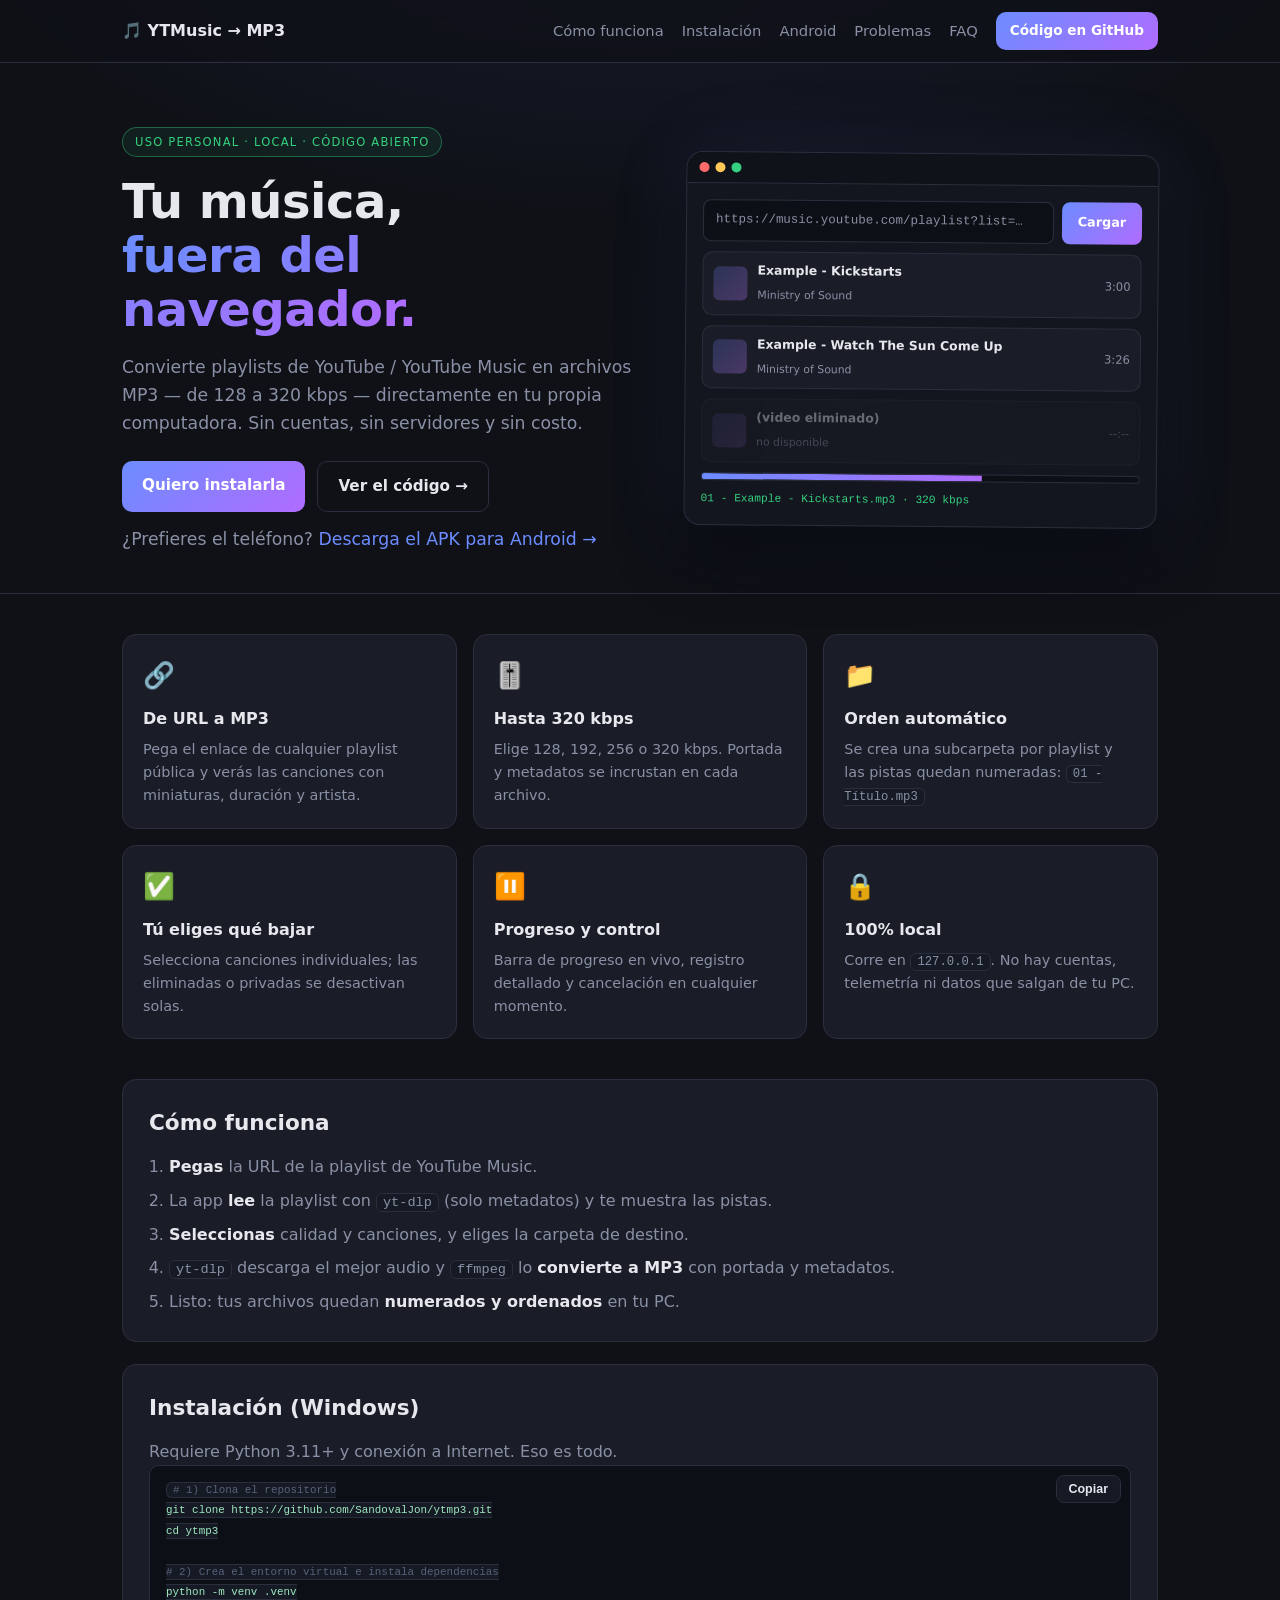
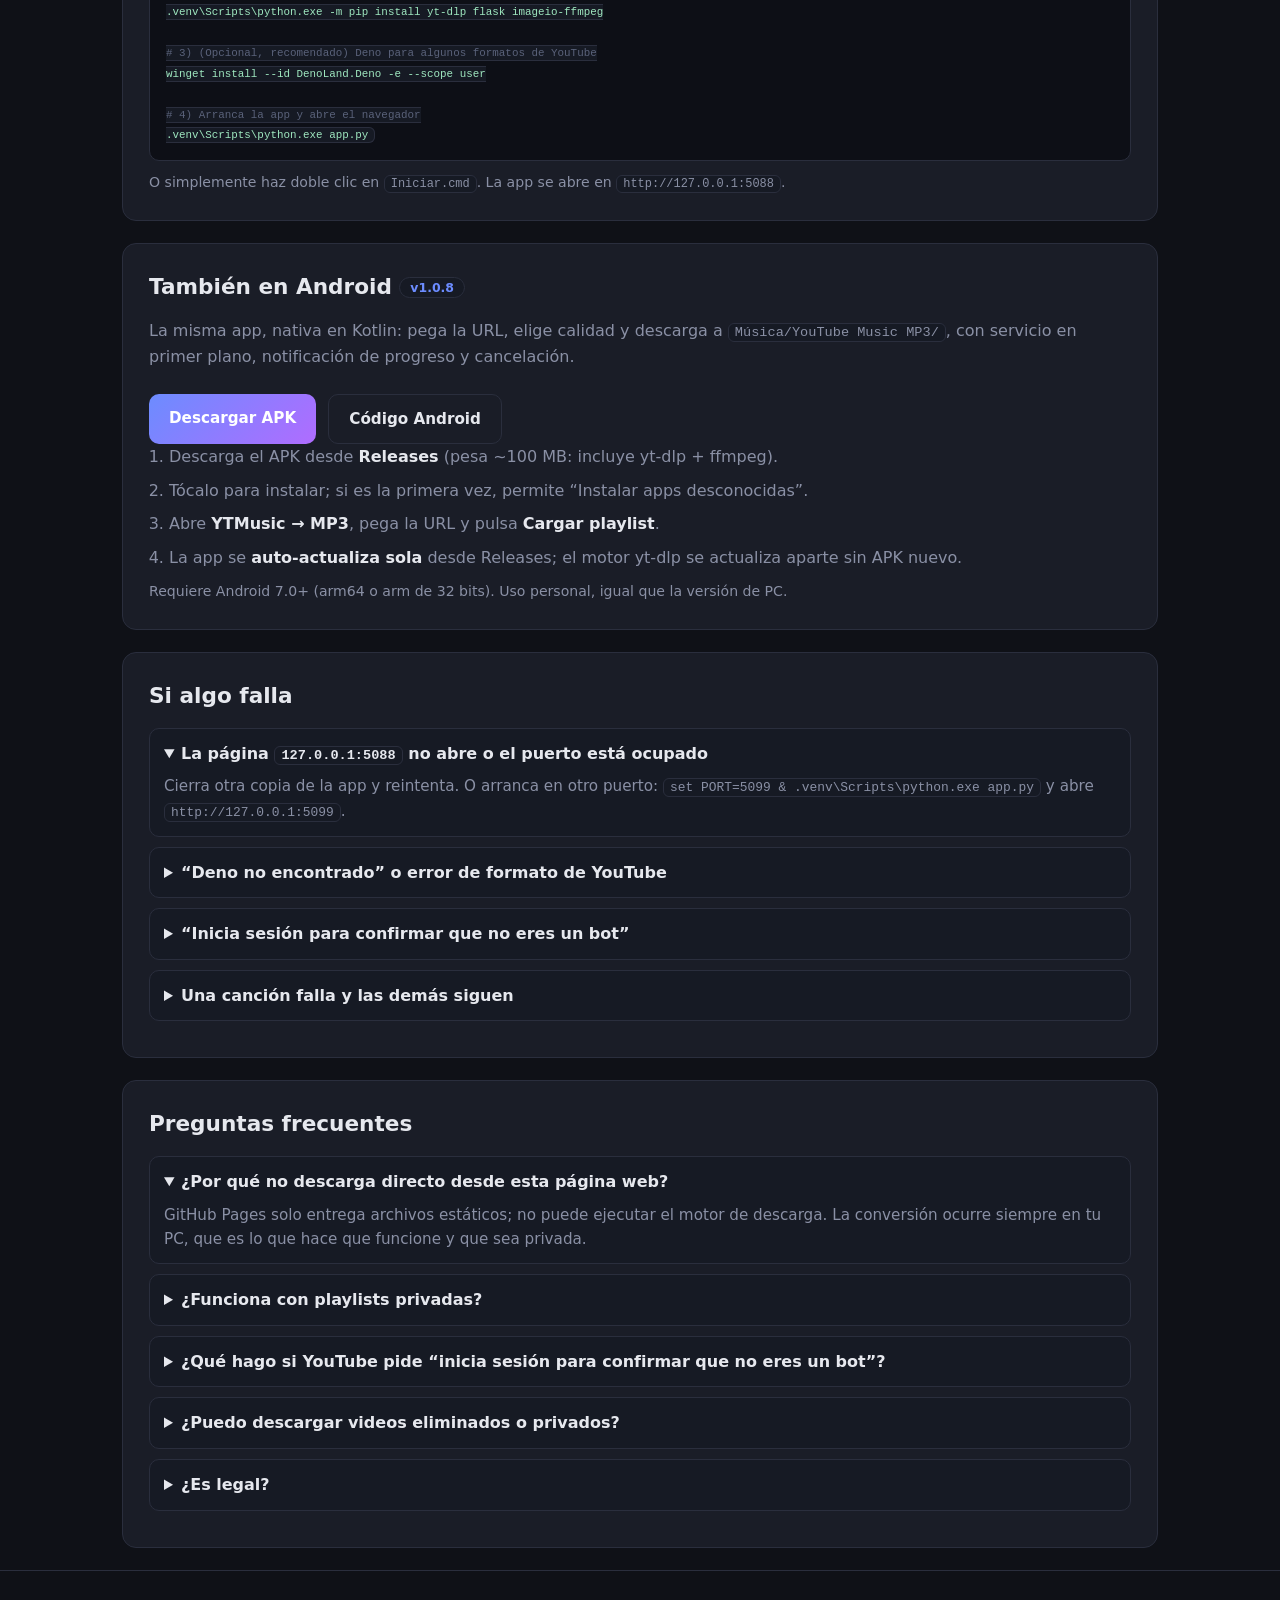
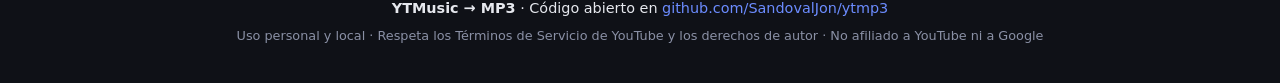
<file: docs/index.html>
<!DOCTYPE html>
<html lang="es">
<head>
<meta charset="UTF-8">
<meta name="viewport" content="width=device-width, initial-scale=1.0">
<title>YTMusic → MP3 · Descarga tus playlists en tu propia PC</title>
<meta name="description" content="Aplicación local y personal para descargar playlists de YouTube Music como MP3 de alta calidad. Código abierto, sin servidores ni cuentas.">
<link rel="canonical" href="https://sandovaljon.github.io/ytmp3/">
<meta name="theme-color" content="#0f1117">
<meta property="og:type" content="website">
<meta property="og:url" content="https://sandovaljon.github.io/ytmp3/">
<meta property="og:title" content="YTMusic → MP3">
<meta property="og:description" content="Descarga tus playlists de YouTube Music como MP3, en tu propia computadora.">
<meta name="twitter:card" content="summary">
<meta name="twitter:title" content="YTMusic → MP3">
<meta name="twitter:description" content="Playlists de YouTube Music a MP3 hasta 320 kbps, 100% local.">
<script type="application/ld+json">{"@context":"https://schema.org","@type":"SoftwareApplication","name":"YTMusic → MP3","applicationCategory":"MultimediaApplication","operatingSystem":["Windows","Android"],"offers":{"@type":"Offer","price":"0"},"description":"Descarga playlists de YouTube Music como MP3 hasta 320 kbps, 100% local."}</script>
<link rel="icon" href="data:image/svg+xml,<svg xmlns='http://www.w3.org/2000/svg' viewBox='0 0 100 100'><text y='.9em' font-size='90'>🎵</text></svg>">
<link rel="stylesheet" href="style.css">
</head>
<body>

<nav class="nav">
  <div class="wrap">
    <a class="brand" href="./">🎵 YTMusic → MP3</a>
    <div class="nav-links">
      <a href="#como-funciona">Cómo funciona</a>
      <a href="#instalacion">Instalación</a>
      <a href="#android">Android</a>
      <a href="#problemas">Problemas</a>
      <a href="#faq">FAQ</a>
      <a class="btn small primary" href="https://github.com/SandovalJon/ytmp3" target="_blank" rel="noopener">Código en GitHub</a>
    </div>
  </div>
</nav>

<header class="hero">
  <div class="wrap hero-grid">
    <div class="hero-copy">
      <span class="badge">Uso personal · Local · Código abierto</span>
      <h1>Tu música,<br><span class="grad">fuera del navegador.</span></h1>
      <p>Convierte playlists de YouTube / YouTube Music en archivos MP3 — de 128 a 320 kbps — directamente en tu propia computadora. Sin cuentas, sin servidores y sin costo.</p>
      <div class="hero-cta">
        <a class="btn primary" href="#instalacion">Quiero instalarla</a>
        <a class="btn ghost" href="https://github.com/SandovalJon/ytmp3" target="_blank" rel="noopener">Ver el código →</a>
      </div>
      <p class="hero-alt">¿Prefieres el teléfono? <a href="#android">Descarga el APK para Android →</a></p>
    </div>

    <div class="hero-art" aria-hidden="true">
      <div class="app-window">
        <div class="app-titlebar"><span></span><span></span><span></span></div>
        <div class="app-body">
          <div class="app-row"><div class="app-input">https://music.youtube.com/playlist?list=…</div><div class="app-btn">Cargar</div></div>
          <div class="app-track"><i></i><div><b>Example - Kickstarts</b><small>Ministry of Sound</small></div><em>3:00</em></div>
          <div class="app-track"><i></i><div><b>Example - Watch The Sun Come Up</b><small>Ministry of Sound</small></div><em>3:26</em></div>
          <div class="app-track off"><i></i><div><b>(video eliminado)</b><small>no disponible</small></div><em>--:--</em></div>
          <div class="app-progress"><div></div></div>
          <div class="app-meta">01 - Example - Kickstarts.mp3 · 320 kbps</div>
        </div>
      </div>
    </div>
  </div>
</header>

<main class="wrap">

  <section class="features">
    <div class="feature"><div class="fi">🔗</div><h3>De URL a MP3</h3><p>Pega el enlace de cualquier playlist pública y verás las canciones con miniaturas, duración y artista.</p></div>
    <div class="feature"><div class="fi">🎚️</div><h3>Hasta 320 kbps</h3><p>Elige 128, 192, 256 o 320 kbps. Portada y metadatos se incrustan en cada archivo.</p></div>
    <div class="feature"><div class="fi">📁</div><h3>Orden automático</h3><p>Se crea una subcarpeta por playlist y las pistas quedan numeradas: <code>01 - Título.mp3</code></p></div>
    <div class="feature"><div class="fi">✅</div><h3>Tú eliges qué bajar</h3><p>Selecciona canciones individuales; las eliminadas o privadas se desactivan solas.</p></div>
    <div class="feature"><div class="fi">⏸️</div><h3>Progreso y control</h3><p>Barra de progreso en vivo, registro detallado y cancelación en cualquier momento.</p></div>
    <div class="feature"><div class="fi">🔒</div><h3>100% local</h3><p>Corre en <code>127.0.0.1</code>. No hay cuentas, telemetría ni datos que salgan de tu PC.</p></div>
  </section>

  <section id="como-funciona" class="panel">
    <h2>Cómo funciona</h2>
    <ol class="steps">
      <li><b>Pegas</b> la URL de la playlist de YouTube Music.</li>
      <li>La app <b>lee</b> la playlist con <code>yt-dlp</code> (solo metadatos) y te muestra las pistas.</li>
      <li><b>Seleccionas</b> calidad y canciones, y eliges la carpeta de destino.</li>
      <li><code>yt-dlp</code> descarga el mejor audio y <code>ffmpeg</code> lo <b>convierte a MP3</b> con portada y metadatos.</li>
      <li>Listo: tus archivos quedan <b>numerados y ordenados</b> en tu PC.</li>
    </ol>
  </section>

  <section id="instalacion" class="panel">
    <h2>Instalación (Windows)</h2>
    <p class="muted">Requiere Python 3.11+ y conexión a Internet. Eso es todo.</p>
    <div class="code-wrap">
      <button class="copy-btn" type="button" data-copy="install">Copiar</button>
    <pre class="code" id="code-install"><code><span class="c"># 1) Clona el repositorio</span>
git clone https://github.com/SandovalJon/ytmp3.git
cd ytmp3

<span class="c"># 2) Crea el entorno virtual e instala dependencias</span>
python -m venv .venv
.venv\Scripts\python.exe -m pip install yt-dlp flask imageio-ffmpeg

<span class="c"># 3) (Opcional, recomendado) Deno para algunos formatos de YouTube</span>
winget install --id DenoLand.Deno -e --scope user

<span class="c"># 4) Arranca la app y abre el navegador</span>
.venv\Scripts\python.exe app.py</code></pre>
    </div>
    <p class="hint">O simplemente haz doble clic en <code>Iniciar.cmd</code>. La app se abre en <code>http://127.0.0.1:5088</code>.</p>
  </section>

  <section id="android" class="panel">
    <h2>También en Android <span id="apk-version" class="ver-pill">v1.0.8</span></h2>
    <p class="muted">La misma app, nativa en Kotlin: pega la URL, elige calidad y descarga a <code>Música/YouTube Music MP3/</code>, con servicio en primer plano, notificación de progreso y cancelación.</p>
    <div class="hero-cta">
      <a class="btn primary" id="apk-download" href="https://github.com/SandovalJon/ytmp3/releases/latest">Descargar APK</a>
      <a class="btn ghost" href="https://github.com/SandovalJon/ytmp3/tree/main/android" target="_blank" rel="noopener">Código Android</a>
    </div>
    <ol class="steps">
      <li>Descarga el APK desde <b>Releases</b> (pesa ~100 MB: incluye yt-dlp + ffmpeg).</li>
      <li>Tócalo para instalar; si es la primera vez, permite “Instalar apps desconocidas”.</li>
      <li>Abre <b>YTMusic → MP3</b>, pega la URL y pulsa <b>Cargar playlist</b>.</li>
      <li>La app se <b>auto-actualiza sola</b> desde Releases; el motor yt-dlp se actualiza aparte sin APK nuevo.</li>
    </ol>
    <p class="hint">Requiere Android 7.0+ (arm64 o arm de 32 bits). Uso personal, igual que la versión de PC.</p>
  </section>

  <section id="problemas" class="panel">
    <h2>Si algo falla</h2>
    <details open><summary>La página <code>127.0.0.1:5088</code> no abre o el puerto está ocupado</summary>
      <p>Cierra otra copia de la app y reintenta. O arranca en otro puerto: <code>set PORT=5099 &amp; .venv\Scripts\python.exe app.py</code> y abre <code>http://127.0.0.1:5099</code>.</p>
    </details>
    <details><summary>“Deno no encontrado” o error de formato de YouTube</summary>
      <p>Instala Deno con <code>winget install --id DenoLand.Deno -e --scope user</code>, cierra y reabre la terminal, y vuelve a arrancar con <code>.venv\Scripts\python.exe app.py</code>.</p>
    </details>
    <details><summary>“Inicia sesión para confirmar que no eres un bot”</summary>
      <p>Es una protección anti-bots. Exporta tus cookies con “Get cookies.txt LOCALLY” y súbelo en la app, en el campo de cookies. Es solo local y se borra al terminar.</p>
    </details>
    <details><summary>Una canción falla y las demás siguen</summary>
      <p>Es normal: el error queda en el registro del trabajo. Usa el botón “Reintentar errores” cuando termine. Si falla todo, actualiza yt-dlp: <code>.venv\Scripts\python.exe -m pip install -U yt-dlp</code>.</p>
    </details>
  </section>

  <section id="faq" class="panel">
    <h2>Preguntas frecuentes</h2>

    <details open><summary>¿Por qué no descarga directo desde esta página web?</summary>
      <p>GitHub Pages solo entrega archivos estáticos; no puede ejecutar el motor de descarga. La conversión ocurre siempre en tu PC, que es lo que hace que funcione y que sea privada.</p>
    </details>
    <details><summary>¿Funciona con playlists privadas?</summary>
      <p>Sí. Exporta tus cookies con una extensión tipo “Get cookies.txt LOCALLY” y súbelo en la sección “Playlist privada” de la app. Las cookies nunca salen de tu equipo.</p>
    </details>
    <details><summary>¿Qué hago si YouTube pide “inicia sesión para confirmar que no eres un bot”?</summary>
      <p>Es una protección anti-bots. Sube tu archivo de cookies en la app (como arriba) y reintenta. Conéctate una vez desde tu navegador e inténtalo de nuevo.</p>
    </details>
    <details><summary>¿Puedo descargar videos eliminados o privados?</summary>
      <p>No. Aparecen atenuados con su casilla deshabilitada; no se pueden ni tiene sentido intentarlo.</p>
    </details>
    <details><summary>¿Es legal?</summary>
      <p>La herramienta es para uso personal con contenido que tienes derecho a escuchar o descargar. Descargar contenido protegido sin autorización puede violar los Términos de Servicio de YouTube y las leyes de tu país. No está afiliada a YouTube ni a Google. Úsala con criterio.</p>
    </details>
  </section>

</main>

<footer>
  <div class="wrap">
    <p><b>YTMusic → MP3</b> · Código abierto en <a href="https://github.com/SandovalJon/ytmp3" target="_blank" rel="noopener">github.com/SandovalJon/ytmp3</a></p>
    <p class="muted">Uso personal y local · Respeta los Términos de Servicio de YouTube y los derechos de autor · No afiliado a YouTube ni a Google</p>
  </div>
</footer>

<script>
document.querySelectorAll("[data-copy]").forEach(btn => {
  btn.addEventListener("click", async () => {
    const id = btn.dataset.copy === "install" ? "code-install" : btn.dataset.copy;
    const el = document.getElementById(id);
    if (!el) return;
    const original = btn.textContent;
    try {
      await navigator.clipboard.writeText(el.innerText);
      btn.textContent = "Copiado ✓";
    } catch { btn.textContent = "No se pudo copiar"; }
    setTimeout(() => { btn.textContent = original; }, 1600);
  });
});

// Versión y enlace del APK siempre al día, desde el último Release.
(async () => {
  try {
    const r = await fetch("https://api.github.com/repos/SandovalJon/ytmp3/releases/latest");
    if (!r.ok) return;
    const d = await r.json();
    const apk = (d.assets || []).find(a => /\.apk$/i.test(a.name || ""));
    const vEl = document.getElementById("apk-version");
    if (vEl && d.tag_name) vEl.textContent = d.tag_name;
    const dl = document.getElementById("apk-download");
    if (dl && apk) dl.href = apk.browser_download_url;
  } catch {}
})();
</script>

</body>
</html>
</file>
<file: docs/style.css>
:root {
  --bg: #0f1117;
  --card: #1a1d27;
  --card2: #161a24;
  --border: #2a2e3d;
  --text: #e6e8ee;
  --muted: #8a90a5;
  --accent: #6c8cff;
  --accent2: #b06cff;
  --ok: #35d07f;
  --radius: 14px;
}
* { box-sizing: border-box; margin: 0; padding: 0; }
html { scroll-behavior: smooth; }
body {
  background: radial-gradient(1200px 700px at 50% -220px, #1b2138 0%, var(--bg) 62%);
  color: var(--text);
  font-family: 'Segoe UI', system-ui, -apple-system, sans-serif;
  line-height: 1.6;
}
.wrap { max-width: 1080px; margin: 0 auto; padding: 0 22px; }
.grad { background: linear-gradient(90deg, var(--accent), var(--accent2)); -webkit-background-clip: text; background-clip: text; color: transparent; }
.muted { color: var(--muted); }
.hint { color: var(--muted); font-size: .88rem; margin-top: 10px; }
code { background: var(--card2); border: 1px solid var(--border); border-radius: 6px; padding: 1px 6px; font-family: 'Cascadia Mono', Consolas, monospace; font-size: .85em; }
a { color: var(--accent); text-decoration: none; }
a:hover { text-decoration: underline; }

/* Nav */
.nav { position: sticky; top: 0; z-index: 20; background: rgba(15,17,23,.75); backdrop-filter: blur(10px); border-bottom: 1px solid var(--border); }
.nav .wrap { display: flex; align-items: center; justify-content: space-between; gap: 14px; padding: 12px 22px; }
.brand { font-weight: 700; color: var(--text); }
.brand:hover { text-decoration: none; }
.nav-links { display: flex; align-items: center; gap: 18px; font-size: .92rem; }
.nav-links a { color: var(--muted); }
.nav-links a:hover { color: var(--text); text-decoration: none; }
@media (max-width: 640px) { .nav-links a:not(.btn) { display: none; } }

/* Buttons */
.btn { display: inline-block; border: none; cursor: pointer; padding: 12px 20px; border-radius: 10px; font-size: .95rem; font-weight: 600; transition: transform .1s, filter .15s; white-space: nowrap; }
.btn:active { transform: scale(.97); }
.btn.primary { background: linear-gradient(135deg, var(--accent), var(--accent2)); color: #fff; }
.btn.primary:hover { filter: brightness(1.12); text-decoration: none; }
.btn.ghost { background: transparent; border: 1px solid var(--border); color: var(--text); }
.btn.ghost:hover { border-color: var(--accent); color: #fff; text-decoration: none; }
.btn.small { padding: 8px 14px; font-size: .85rem; }
.badge { display: inline-block; font-size: .72rem; letter-spacing: 1.2px; text-transform: uppercase; color: var(--ok); border: 1px solid rgba(53,208,127,.4); background: rgba(53,208,127,.08); padding: 5px 12px; border-radius: 999px; }

/* Hero */
.hero { padding: 64px 0 40px; border-bottom: 1px solid var(--border); }
.hero-grid { display: grid; grid-template-columns: 1.05fr .95fr; gap: 40px; align-items: center; }
@media (max-width: 900px) { .hero-grid { grid-template-columns: 1fr; } }
.hero-copy h1 { font-size: 3rem; line-height: 1.12; margin: 18px 0; letter-spacing: -0.5px; }
@media (max-width: 640px) { .hero-copy h1 { font-size: 2.3rem; } }
.hero-copy p { color: var(--muted); font-size: 1.08rem; max-width: 540px; }
.hero-cta { display: flex; gap: 12px; margin-top: 24px; flex-wrap: wrap; }
.hero-alt { margin-top: 14px; color: var(--muted); font-size: .92rem; }
.ver-pill { font-size: .78rem; background: var(--card2); border: 1px solid var(--border); border-radius: 999px; padding: 2px 10px; color: var(--accent); vertical-align: middle; white-space: nowrap; }

/* Hero art: mock de la app */
.app-window { background: #14161f; border: 1px solid var(--border); border-radius: 16px; box-shadow: 0 30px 60px rgba(0,0,0,.5), 0 0 80px rgba(108,140,255,.12); overflow: hidden; transform: rotate(.5deg); }
.app-titlebar { display: flex; gap: 6px; padding: 10px 12px; background: #101219; border-bottom: 1px solid var(--border); }
.app-titlebar span { width: 10px; height: 10px; border-radius: 50%; background: #3a3f55; }
.app-titlebar span:first-child { background: #ff6b6b; } .app-titlebar span:nth-child(2) { background: #ffc857; } .app-titlebar span:nth-child(3) { background: #35d07f; }
.app-body { padding: 16px; display: grid; gap: 10px; }
.app-row { display: flex; gap: 8px; }
.app-input { flex: 1; background: #0d0f16; border: 1px solid var(--border); color: var(--muted); border-radius: 8px; padding: 10px 12px; font-size: .78rem; font-family: 'Cascadia Mono', Consolas, monospace; overflow: hidden; text-overflow: ellipsis; white-space: nowrap; }
.app-btn { background: linear-gradient(135deg, var(--accent), var(--accent2)); color: #fff; border-radius: 8px; padding: 10px 16px; font-size: .8rem; font-weight: 700; }
.app-track { display: grid; grid-template-columns: 34px 1fr auto; gap: 10px; align-items: center; background: var(--card); border: 1px solid var(--border); border-radius: 10px; padding: 8px 10px; }
.app-track i { width: 34px; height: 34px; border-radius: 6px; background: linear-gradient(135deg, #2b3355, #4a3866); }
.app-track b { display: block; font-size: .78rem; }
.app-track small { color: var(--muted); font-size: .68rem; }
.app-track em { color: var(--muted); font-size: .72rem; font-style: normal; }
.app-track.off { opacity: .4; }
.app-progress { height: 8px; border-radius: 999px; background: #0d0f16; border: 1px solid var(--border); overflow: hidden; }
.app-progress div { height: 100%; width: 64%; background: linear-gradient(90deg, var(--accent), var(--accent2)); }
.app-meta { color: var(--ok); font-size: .7rem; font-family: 'Cascadia Mono', Consolas, monospace; }

/* Features */
.features { display: grid; grid-template-columns: repeat(3, 1fr); gap: 16px; padding: 40px 0; }
@media (max-width: 900px) { .features { grid-template-columns: repeat(2, 1fr); } }
@media (max-width: 560px) { .features { grid-template-columns: 1fr; } }
.feature { background: var(--card); border: 1px solid var(--border); border-radius: var(--radius); padding: 20px; }
.feature .fi { font-size: 1.6rem; }
.feature h3 { font-size: 1rem; margin: 10px 0 6px; }
.feature p { color: var(--muted); font-size: .9rem; }

/* Panels */
.panel { background: var(--card); border: 1px solid var(--border); border-radius: var(--radius); padding: 26px; margin-bottom: 22px; }
.panel h2 { font-size: 1.35rem; margin-bottom: 14px; }
.steps { padding-left: 20px; display: grid; gap: 8px; color: var(--muted); }
.steps b { color: var(--text); }
.code { background: #0d0f16; border: 1px solid var(--border); border-radius: 10px; padding: 14px 16px; overflow-x: auto; font-family: 'Cascadia Mono', Consolas, monospace; font-size: .8rem; color: #9fe8c0; }
.code .c { color: #5a627a; }
.code-wrap { position: relative; }
.copy-btn {
  position: absolute; top: 10px; right: 10px;
  background: var(--card2); border: 1px solid var(--border); color: var(--text);
  border-radius: 8px; padding: 6px 12px; font-size: .78rem; font-weight: 600; cursor: pointer;
}
.copy-btn:hover { border-color: var(--accent); }

details { border: 1px solid var(--border); border-radius: 10px; padding: 12px 14px; margin-bottom: 10px; background: var(--card2); }
summary { cursor: pointer; font-weight: 600; }
details p { color: var(--muted); margin-top: 8px; font-size: .95rem; }

footer { border-top: 1px solid var(--border); padding: 26px 0 40px; text-align: center; font-size: .9rem; }
footer .muted { font-size: .8rem; margin-top: 6px; }
</file>
